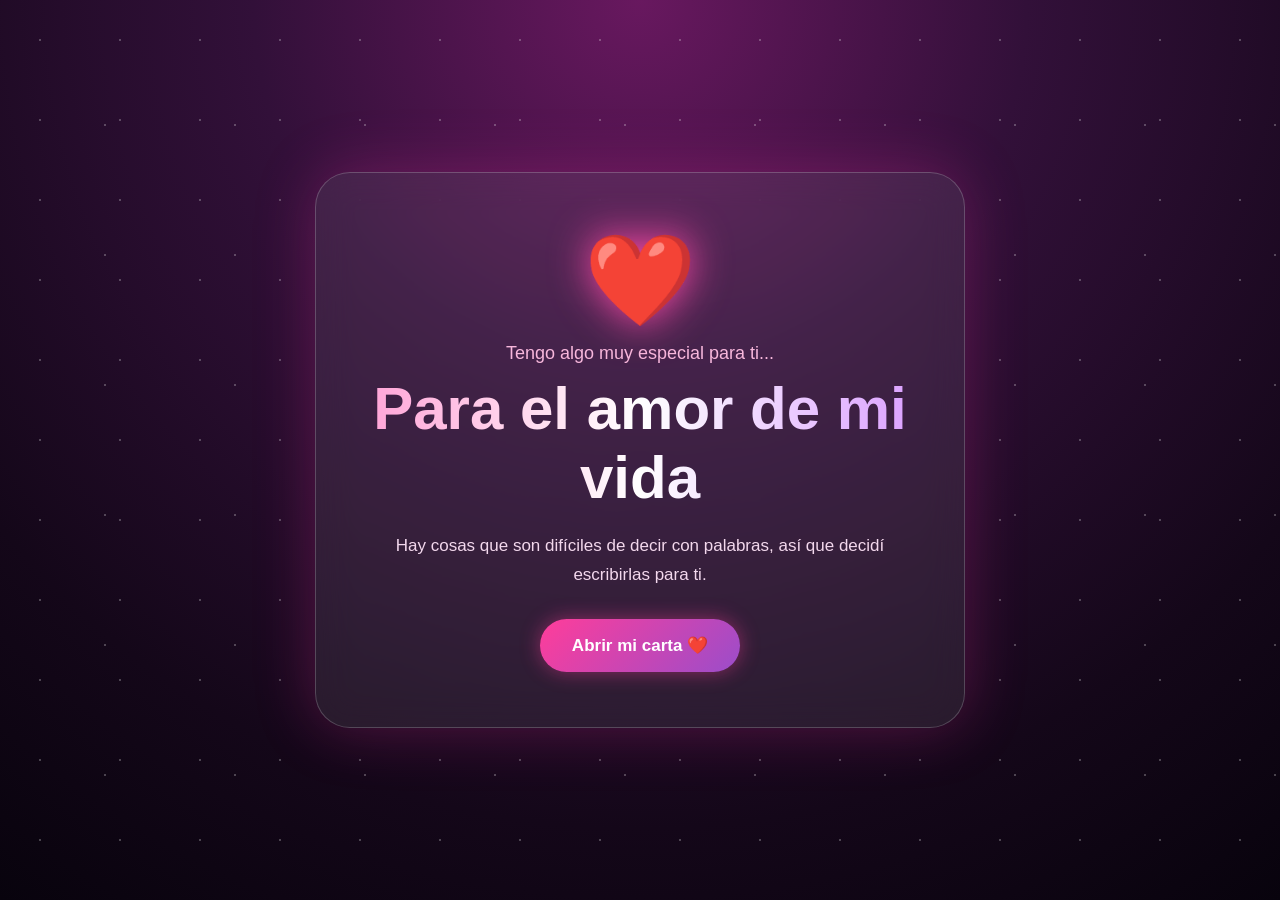
<file: index.HTML>
<!DOCTYPE html>
<html lang="es">
<head>
    <meta charset="UTF-8">
    <meta name="viewport" content="width=device-width, initial-scale=1.0">

    <title>Para ti, mi amor ❤️</title>

    <link rel="stylesheet" href="style.css">
</head>

<body>

    <!-- Fondo de estrellas -->
    <div class="stars"></div>

    <!-- Corazones flotantes -->
    <div class="hearts">
        <span>❤️</span>
        <span>💜</span>
        <span>💕</span>
        <span>💗</span>
        <span>❤️</span>
        <span>💜</span>
        <span>💕</span>
        <span>💗</span>
        <span>❤️</span>
        <span>💜</span>
    </div>

    <!-- PANTALLA INICIAL -->
    <section id="inicio" class="inicio">

        <div class="sobre">

            <div class="corazon-principal">
                ❤️
            </div>

            <p class="pequeno">
                Tengo algo muy especial para ti...
            </p>

            <h1>
                Para el amor de mi vida
            </h1>

            <p class="descripcion">
                Hay cosas que son difíciles de decir con palabras,
                así que decidí escribirlas para ti.
            </p>

            <button id="abrirCarta">
                Abrir mi carta ❤️
            </button>

        </div>

    </section>


    <!-- CARTA -->
    <main id="carta" class="carta-container">

        <div class="carta">

            <div class="corazon-carta">
                💜
            </div>

            <h2>
                Para la persona que hace especial mi vida
            </h2>

            <div class="linea"></div>


            <p class="saludo">
                Mi amor,
            </p>


            <p>
                Quiero que sepas lo muchísimo que te amo.
                Puede que no siempre encuentre las palabras
                perfectas para explicarlo, pero quiero que
                nunca dudes de lo importante que eres para mí.
            </p>


            <p>
                Desde que llegaste a mi vida, muchas cosas
                cambiaron. Los momentos pequeños comenzaron
                a sentirse especiales simplemente porque podía
                compartirlos contigo.
            </p>


            <p>
                Me encanta tu forma de ser, tu sonrisa,
                tus ocurrencias y todos esos pequeños detalles
                que hacen que seas tú.
            </p>


            <p>
                Gracias por estar conmigo, por escucharme,
                por hacerme sonreír y por regalarme tantos
                momentos que guardaré siempre en mi corazón.
            </p>


            <p>
                No quiero prometerte que todo será perfecto,
                porque la vida no lo es. Pero sí quiero decirte
                que mientras pueda, quiero estar ahí para
                apoyarte, escucharte y compartir contigo
                muchos momentos más.
            </p>


            <p class="mensaje-especial">
                Te amo más de lo que estas palabras pueden explicar. ❤️
            </p>


            <p>
                Si algún día llegas a preguntarte cuánto
                significas para mí, vuelve a leer esta carta
                y recuerda que hay alguien que te quiere
                muchísimo y que se siente afortunado de
                tenerte en su vida.
            </p>


            <div class="separador-corazones">
                ❤️ 💜 ❤️ 💜 ❤️
            </div>


            <p class="firma">
                Con todo mi amor,<br>
                <strong>Tu persona favorita ❤️</strong>
            </p>


            <button id="volver">
                Volver al inicio 💕
            </button>

        </div>

    </main>


    <!-- EFECTO DE CLIC -->
    <div id="corazonesExplosion"></div>


    <script src="script.js"></script>

</body>
</html>
</file>
<file: style.css>
/* =========================================
   CONFIGURACIÓN GENERAL
========================================= */

* {
    margin: 0;
    padding: 0;
    box-sizing: border-box;
}

html {
    scroll-behavior: smooth;
}

body {
    min-height: 100vh;

    font-family: "Segoe UI", Tahoma, sans-serif;

    color: white;

    background:
        radial-gradient(
            circle at 50% 0%,
            #68185f 0%,
            #321039 35%,
            #140719 75%,
            #08030d 100%
        );

    overflow-x: hidden;
}


/* =========================================
   ESTRELLAS
========================================= */

.stars {
    position: fixed;

    inset: 0;

    pointer-events: none;

    z-index: 0;

    background-image:
        radial-gradient(white 1px, transparent 1px),
        radial-gradient(white 1px, transparent 1px);

    background-size: 80px 80px, 130px 130px;

    background-position: 0 0, 40px 60px;

    opacity: 0.25;

    animation: estrellas 12s linear infinite;
}


@keyframes estrellas {

    from {
        transform: translateY(0);
    }

    to {
        transform: translateY(80px);
    }
}


/* =========================================
   PANTALLA INICIAL
========================================= */

.inicio {

    min-height: 100vh;

    display: flex;

    justify-content: center;

    align-items: center;

    padding: 25px;

    position: relative;

    z-index: 2;

    transition:
        opacity 1s ease,
        transform 1s ease;
}


.sobre {

    width: min(650px, 95%);

    padding: 55px 35px;

    text-align: center;

    border-radius: 35px;

    background:
        rgba(255, 255, 255, 0.08);

    border:
        1px solid rgba(255, 255, 255, 0.2);

    backdrop-filter: blur(18px);

    box-shadow:
        0 0 60px rgba(255, 50, 170, 0.25);

    animation: aparecer 1.5s ease;
}


.corazon-principal {

    font-size: 90px;

    margin-bottom: 10px;

    animation: latido 1.3s infinite;

    filter:
        drop-shadow(0 0 20px #ff4aa8);
}


.pequeno {

    color: #f7b7dc;

    font-size: 18px;

    margin-bottom: 10px;
}


.sobre h1 {

    font-size: clamp(35px, 7vw, 60px);

    margin-bottom: 20px;

    background:
        linear-gradient(
            90deg,
            #ff9fd5,
            #ffffff,
            #d99cff
        );

    -webkit-background-clip: text;

    -webkit-text-fill-color: transparent;
}


.descripcion {

    max-width: 500px;

    margin: 0 auto 30px;

    line-height: 1.7;

    color: #f3d8ed;

    font-size: 17px;
}


/* =========================================
   BOTÓN
========================================= */

button {

    border: none;

    outline: none;

    padding: 16px 32px;

    border-radius: 50px;

    color: white;

    font-size: 17px;

    font-weight: bold;

    cursor: pointer;

    background:
        linear-gradient(
            135deg,
            #ff3d9a,
            #9b4dca
        );

    box-shadow:
        0 0 20px rgba(255, 61, 154, 0.45);

    transition:
        transform 0.3s,
        box-shadow 0.3s;
}


button:hover {

    transform:
        scale(1.08)
        translateY(-3px);

    box-shadow:
        0 0 35px rgba(255, 61, 154, 0.8);
}


button:active {

    transform: scale(0.95);
}


/* =========================================
   CORAZONES FLOTANTES
========================================= */

.hearts {

    position: fixed;

    inset: 0;

    overflow: hidden;

    pointer-events: none;

    z-index: 1;
}


.hearts span {

    position: absolute;

    bottom: -60px;

    font-size: 25px;

    opacity: 0;

    animation:
        subir 9s linear infinite;
}


.hearts span:nth-child(1) {
    left: 5%;
    animation-delay: 0s;
}

.hearts span:nth-child(2) {
    left: 15%;
    animation-delay: 2s;
}

.hearts span:nth-child(3) {
    left: 27%;
    animation-delay: 4s;
}

.hearts span:nth-child(4) {
    left: 38%;
    animation-delay: 1s;
}

.hearts span:nth-child(5) {
    left: 50%;
    animation-delay: 5s;
}

.hearts span:nth-child(6) {
    left: 62%;
    animation-delay: 3s;
}

.hearts span:nth-child(7) {
    left: 73%;
    animation-delay: 6s;
}

.hearts span:nth-child(8) {
    left: 82%;
    animation-delay: 1.5s;
}

.hearts span:nth-child(9) {
    left: 91%;
    animation-delay: 4.5s;
}

.hearts span:nth-child(10) {
    left: 45%;
    animation-delay: 7s;
}


/* =========================================
   CARTA
========================================= */

.carta-container {

    min-height: 100vh;

    display: none;

    justify-content: center;

    align-items: center;

    padding: 60px 20px;

    position: relative;

    z-index: 3;
}


.carta {

    width: min(850px, 100%);

    padding: 55px;

    border-radius: 30px;

    background:
        linear-gradient(
            145deg,
            #fffaff,
            #ffeaf6
        );

    color: #4d2143;

    box-shadow:
        0 0 70px rgba(255, 70, 170, 0.35);

    animation:
        cartaAparecer 1.4s ease;
}


.corazon-carta {

    text-align: center;

    font-size: 55px;

    margin-bottom: 10px;

    animation: flotar 2s ease-in-out infinite;
}


.carta h2 {

    text-align: center;

    font-size: clamp(28px, 5vw, 45px);

    color: #8d2874;

    margin-bottom: 20px;
}


.linea {

    width: 75%;

    height: 2px;

    margin: 0 auto 35px;

    background:
        linear-gradient(
            90deg,
            transparent,
            #d64b9a,
            transparent
        );
}


.carta p {

    font-size: 18px;

    line-height: 1.9;

    margin-bottom: 22px;

    text-align: justify;
}


.saludo {

    font-size: 25px !important;

    color: #9c367d;

    font-weight: bold;
}


.mensaje-especial {

    text-align: center !important;

    font-size: 29px !important;

    font-weight: bold;

    color: #d63384;

    margin: 35px 0;

    animation: brillo 2s infinite;
}


.separador-corazones {

    text-align: center;

    font-size: 28px;

    letter-spacing: 8px;

    margin: 30px 0;
}


.firma {

    text-align: right;

    font-style: italic;

    margin-top: 40px;
}


.firma strong {

    color: #c02f7e;

    font-size: 20px;
}


#volver {

    display: block;

    margin: 30px auto 0;

    background:
        linear-gradient(
            135deg,
            #9b4dca,
            #d63384
        );
}


/* =========================================
   EXPLOSIÓN DE CORAZONES
========================================= */

.explosion-heart {

    position: fixed;

    pointer-events: none;

    z-index: 999;

    font-size: 25px;

    animation:
        explosion 1.2s ease-out forwards;
}


@keyframes explosion {

    0% {

        transform:
            translate(0, 0)
            scale(0.5);

        opacity: 1;
    }

    100% {

        transform:
            translate(
                var(--x),
                var(--y)
            )
            rotate(360deg)
            scale(1.3);

        opacity: 0;
    }
}


/* =========================================
   ANIMACIONES
========================================= */

@keyframes aparecer {

    from {

        opacity: 0;

        transform:
            translateY(60px)
            scale(0.8);
    }

    to {

        opacity: 1;

        transform:
            translateY(0)
            scale(1);
    }
}


@keyframes latido {

    0%,
    100% {
        transform: scale(1);
    }

    50% {
        transform: scale(1.18);
    }
}


@keyframes subir {

    0% {

        transform:
            translateY(0)
            rotate(0deg);

        opacity: 0;
    }

    15% {
        opacity: 1;
    }

    100% {

        transform:
            translateY(-115vh)
            rotate(360deg);

        opacity: 0;
    }
}


@keyframes cartaAparecer {

    from {

        opacity: 0;

        transform:
            translateY(100px)
            scale(0.85);
    }

    to {

        opacity: 1;

        transform:
            translateY(0)
            scale(1);
    }
}


@keyframes flotar {

    0%,
    100% {
        transform: translateY(0);
    }

    50% {
        transform: translateY(-12px);
    }
}


@keyframes brillo {

    0%,
    100% {
        text-shadow:
            0 0 5px rgba(214, 51, 132, 0.2);
    }

    50% {
        text-shadow:
            0 0 25px rgba(214, 51, 132, 0.7);
    }
}


/* =========================================
   CELULARES
========================================= */

@media (max-width: 600px) {

    .sobre {

        padding:
            40px 20px;
    }


    .corazon-principal {

        font-size: 70px;
    }


    .carta {

        padding:
            35px 22px;
    }


    .carta p {

        font-size: 16px;

        line-height: 1.7;
    }


    .mensaje-especial {

        font-size: 23px;
    }


    .carta h2 {

        font-size: 29px;
    }
}
</file>
